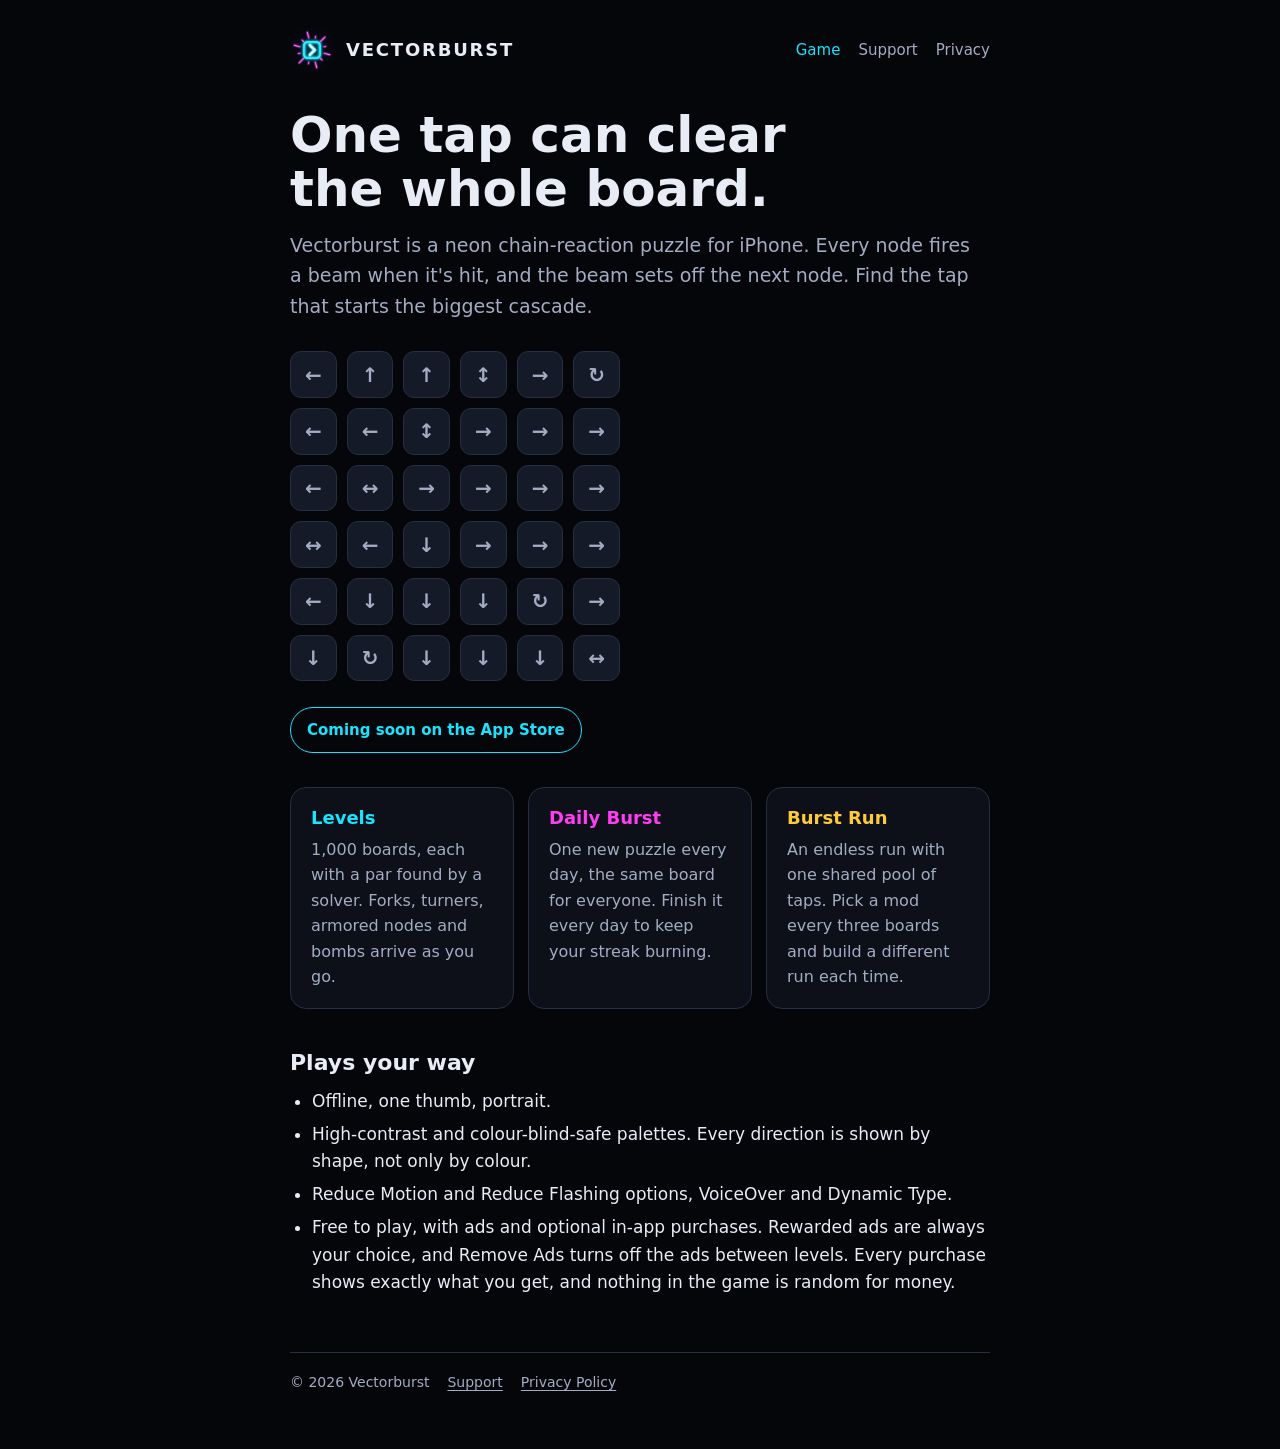
<file: index.html>
<!doctype html>
<html lang="en">
<head>
<meta charset="utf-8">
<meta name="viewport" content="width=device-width, initial-scale=1, viewport-fit=cover">
<title>Vectorburst: Arrow Puzzle for iPhone</title>
<meta name="description" content="One tap can clear the whole board. A neon chain-reaction puzzle for iPhone with 1,000 levels, a Daily Burst and an endless Burst Run mode.">
<meta name="theme-color" content="#05060a">
<link rel="icon" type="image/png" href="icon.png">
<link rel="apple-touch-icon" href="icon.png">
<link rel="stylesheet" href="style.css">
</head>
<body>
<div class="wrap">
<header class="site">
  <a class="brand" href="./"><img src="icon.png" alt="" width="44" height="44">Vectorburst</a>
  <nav aria-label="Site">
    <a href="./" aria-current="page">Game</a>
    <a href="support.html">Support</a>
    <a href="privacy.html">Privacy</a>
  </nav>
</header>
<main>
<h1>One tap can clear the whole board.</h1>
<p class="lead">Vectorburst is a neon chain-reaction puzzle for iPhone. Every node fires a beam when it's hit, and the beam sets off the next node. Find the tap that starts the biggest cascade.</p>
<div class="board" aria-hidden="true">
  <span class="node" style="--d:8">←</span>
  <span class="node" style="--d:7">↑</span>
  <span class="node" style="--d:4">↑</span>
  <span class="node fork" style="--d:7">↕</span>
  <span class="node" style="--d:8">→</span>
  <span class="node turn" style="--d:11">↻</span>
  <span class="node" style="--d:7">←</span>
  <span class="node" style="--d:4">←</span>
  <span class="node fork" style="--d:3">↕</span>
  <span class="node" style="--d:4">→</span>
  <span class="node" style="--d:7">→</span>
  <span class="node" style="--d:8">→</span>
  <span class="node" style="--d:4">←</span>
  <span class="node fork" style="--d:3">↔</span>
  <span class="node" style="--d:0">→</span>
  <span class="node" style="--d:3">→</span>
  <span class="node" style="--d:4">→</span>
  <span class="node" style="--d:7">→</span>
  <span class="node fork" style="--d:7">↔</span>
  <span class="node" style="--d:4">←</span>
  <span class="node" style="--d:3">↓</span>
  <span class="node" style="--d:4">→</span>
  <span class="node" style="--d:7">→</span>
  <span class="node" style="--d:8">→</span>
  <span class="node" style="--d:8">←</span>
  <span class="node" style="--d:7">↓</span>
  <span class="node" style="--d:4">↓</span>
  <span class="node" style="--d:7">↓</span>
  <span class="node turn" style="--d:8">↻</span>
  <span class="node" style="--d:11">→</span>
  <span class="node" style="--d:11">↓</span>
  <span class="node turn" style="--d:8">↻</span>
  <span class="node" style="--d:7">↓</span>
  <span class="node" style="--d:8">↓</span>
  <span class="node" style="--d:11">↓</span>
  <span class="node fork" style="--d:12">↔</span>
</div>
<p><span class="soon">Coming soon on the App Store</span></p>
<section class="modes" aria-label="Game modes">
  <div class="card">
    <h3>Levels</h3>
    <p>1,000 boards, each with a par found by a solver. Forks, turners, armored nodes and bombs arrive as you go.</p>
  </div>
  <div class="card">
    <h3>Daily Burst</h3>
    <p>One new puzzle every day, the same board for everyone. Finish it every day to keep your streak burning.</p>
  </div>
  <div class="card">
    <h3>Burst Run</h3>
    <p>An endless run with one shared pool of taps. Pick a mod every three boards and build a different run each time.</p>
  </div>
</section>
<h2>Plays your way</h2>
<ul>
  <li>Offline, one thumb, portrait.</li>
  <li>High-contrast and colour-blind-safe palettes. Every direction is shown by shape, not only by colour.</li>
  <li>Reduce Motion and Reduce Flashing options, VoiceOver and Dynamic Type.</li>
  <li>Free to play, with ads and optional in-app purchases. Rewarded ads are always your choice, and Remove Ads turns off the ads between levels. Every purchase shows exactly what you get, and nothing in the game is random for money.</li>
</ul>
</main>
<footer>
  <span>© 2026 Vectorburst</span>
  <a href="support.html">Support</a>
  <a href="privacy.html">Privacy Policy</a>
</footer>
</div>
</body>
</html>
</file>
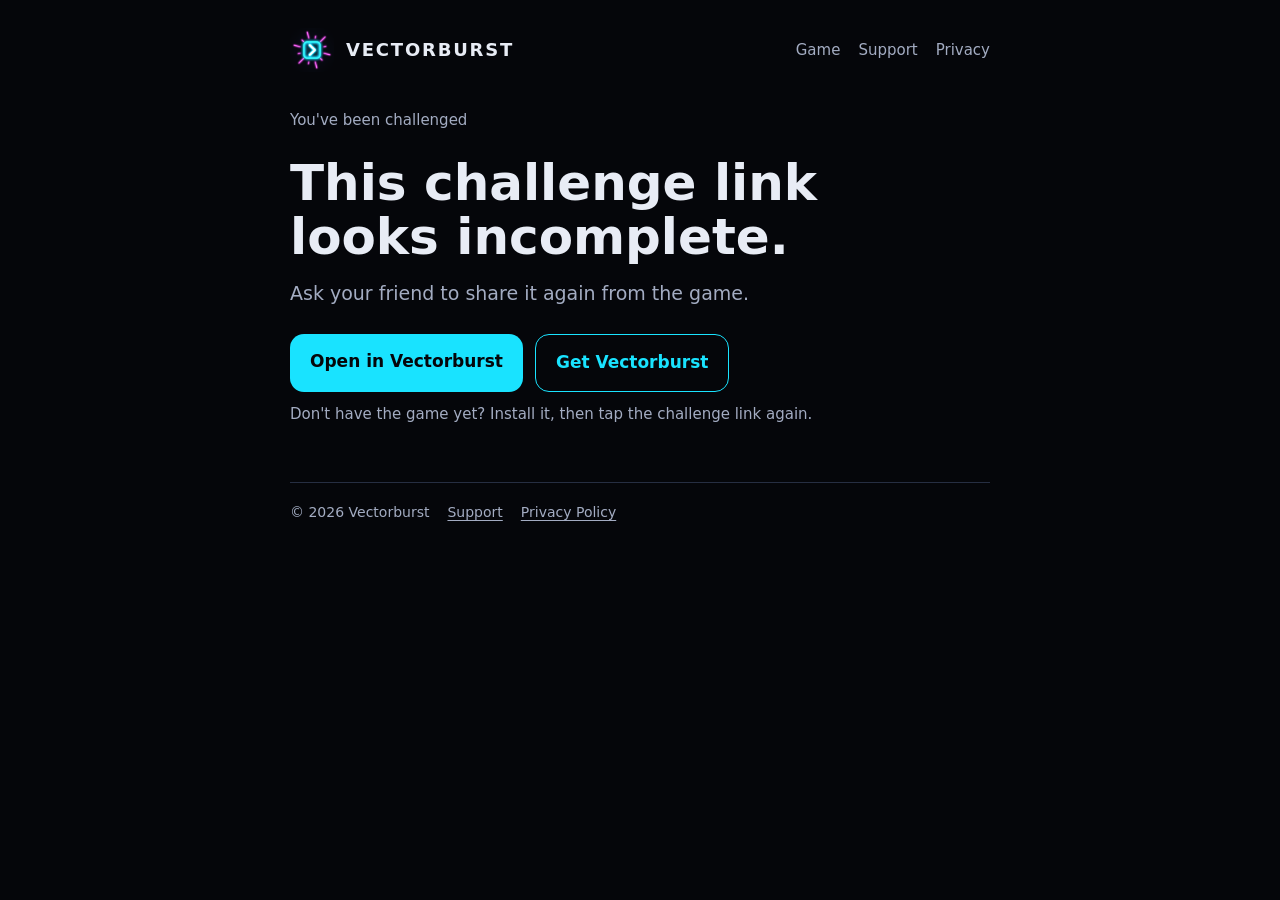
<file: challenge.html>
<!doctype html>
<html lang="en">
<head>
<meta charset="utf-8">
<meta name="viewport" content="width=device-width, initial-scale=1, viewport-fit=cover">
<title>Vectorburst Challenge</title>
<meta name="description" content="A friend challenged you to a Vectorburst level. Open it in the game and try to beat their taps.">
<meta name="theme-color" content="#05060a">
<link rel="icon" type="image/png" href="icon.png">
<link rel="apple-touch-icon" href="icon.png">
<link rel="stylesheet" href="style.css">
<style>
  .challenge { text-align: left; }
  .target { font: 800 clamp(40px, 12vw, 64px)/1 var(--round); color: var(--magenta); margin: 6px 0 14px; }
  .actions { display: flex; flex-wrap: wrap; gap: 12px; margin: 26px 0 10px; }
  .button { display: inline-block; padding: 14px 20px; border-radius: 14px; font-weight: 800; text-decoration: none; }
  .button.primary { background: var(--cyan); color: var(--bg); }
  .button.secondary { border: 1px solid var(--cyan); color: var(--cyan); }
  .hint { color: var(--ink2); font-size: 15px; }
</style>
</head>
<body>
<div class="wrap">
<header class="site">
  <a class="brand" href="./"><img src="icon.png" alt="" width="44" height="44">Vectorburst</a>
  <nav aria-label="Site">
    <a href="./">Game</a>
    <a href="support.html">Support</a>
    <a href="privacy.html">Privacy</a>
  </nav>
</header>
<main class="challenge">
  <p class="updated" id="eyebrow">You've been challenged</p>
  <h1 id="headline">Can you beat your friend?</h1>
  <p class="target" id="target" hidden></p>
  <p class="lead" id="detail">Open the link on your iPhone with Vectorburst installed to play the same board.</p>
  <div class="actions">
    <a class="button primary" id="open" href="vectorburst://">Open in Vectorburst</a>
    <a class="button secondary" id="get" href="./">Get Vectorburst</a>
  </div>
  <p class="hint">Don't have the game yet? Install it, then tap the challenge link again.</p>
</main>
<footer>
  <span>© 2026 Vectorburst</span>
  <a href="support.html">Support</a>
  <a href="privacy.html">Privacy Policy</a>
</footer>
</div>
<script>
  (function () {
    var params = new URLSearchParams(location.search);
    var level = parseInt(params.get("level"), 10);
    var taps = parseInt(params.get("taps"), 10);
    var valid = level >= 1 && level <= 9999 && taps >= 1 && taps <= 99;
    if (!valid) {
      document.getElementById("headline").textContent = "This challenge link looks incomplete.";
      document.getElementById("detail").textContent = "Ask your friend to share it again from the game.";
      document.getElementById("open").hidden = true;
      return;
    }
    document.getElementById("headline").textContent = "Can you clear Level " + level + "?";
    var target = document.getElementById("target");
    target.textContent = "in " + taps + (taps === 1 ? " tap" : " taps");
    target.hidden = false;
    document.getElementById("detail").textContent =
      "Your friend cleared it in " + taps + (taps === 1 ? " tap" : " taps") + ". Same board, same rules. Match it or beat it.";
    document.getElementById("open").href = "vectorburst://challenge?level=" + level + "&taps=" + taps;
  })();
</script>
</body>
</html>
</file>
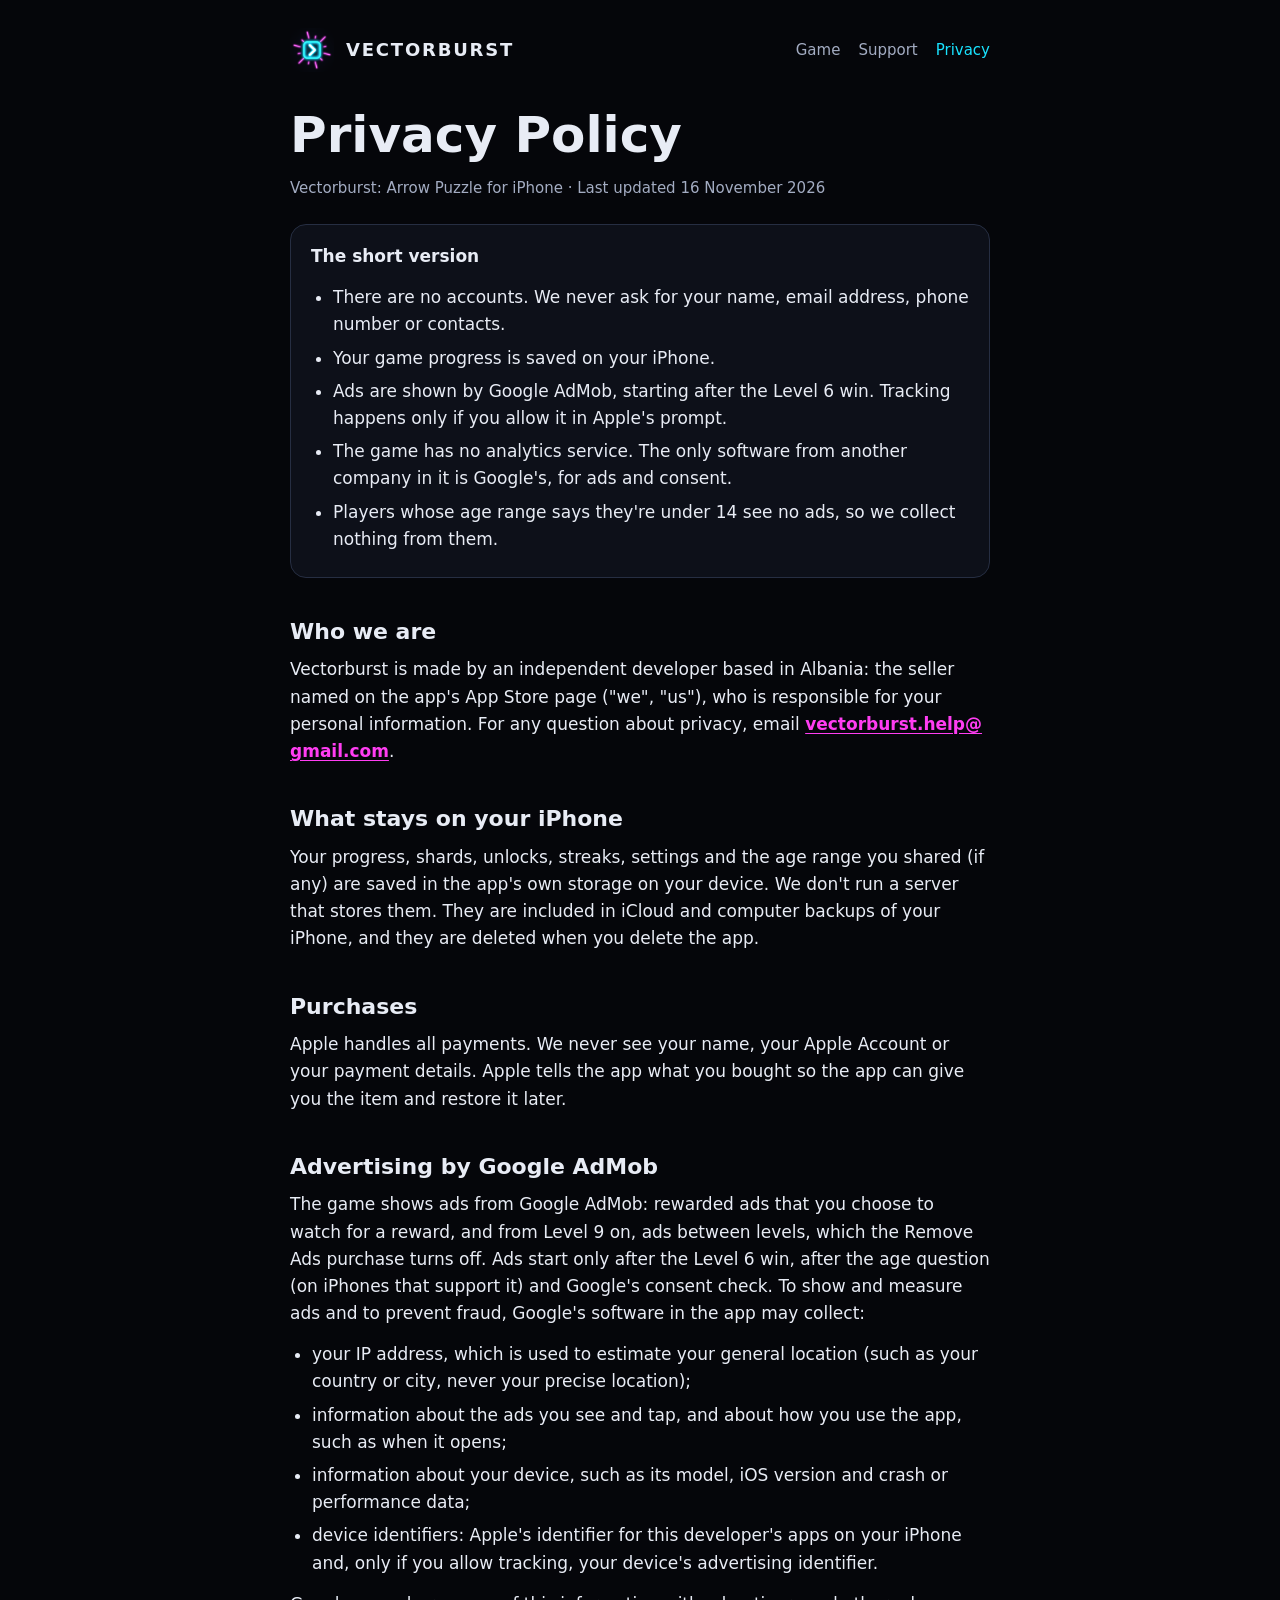
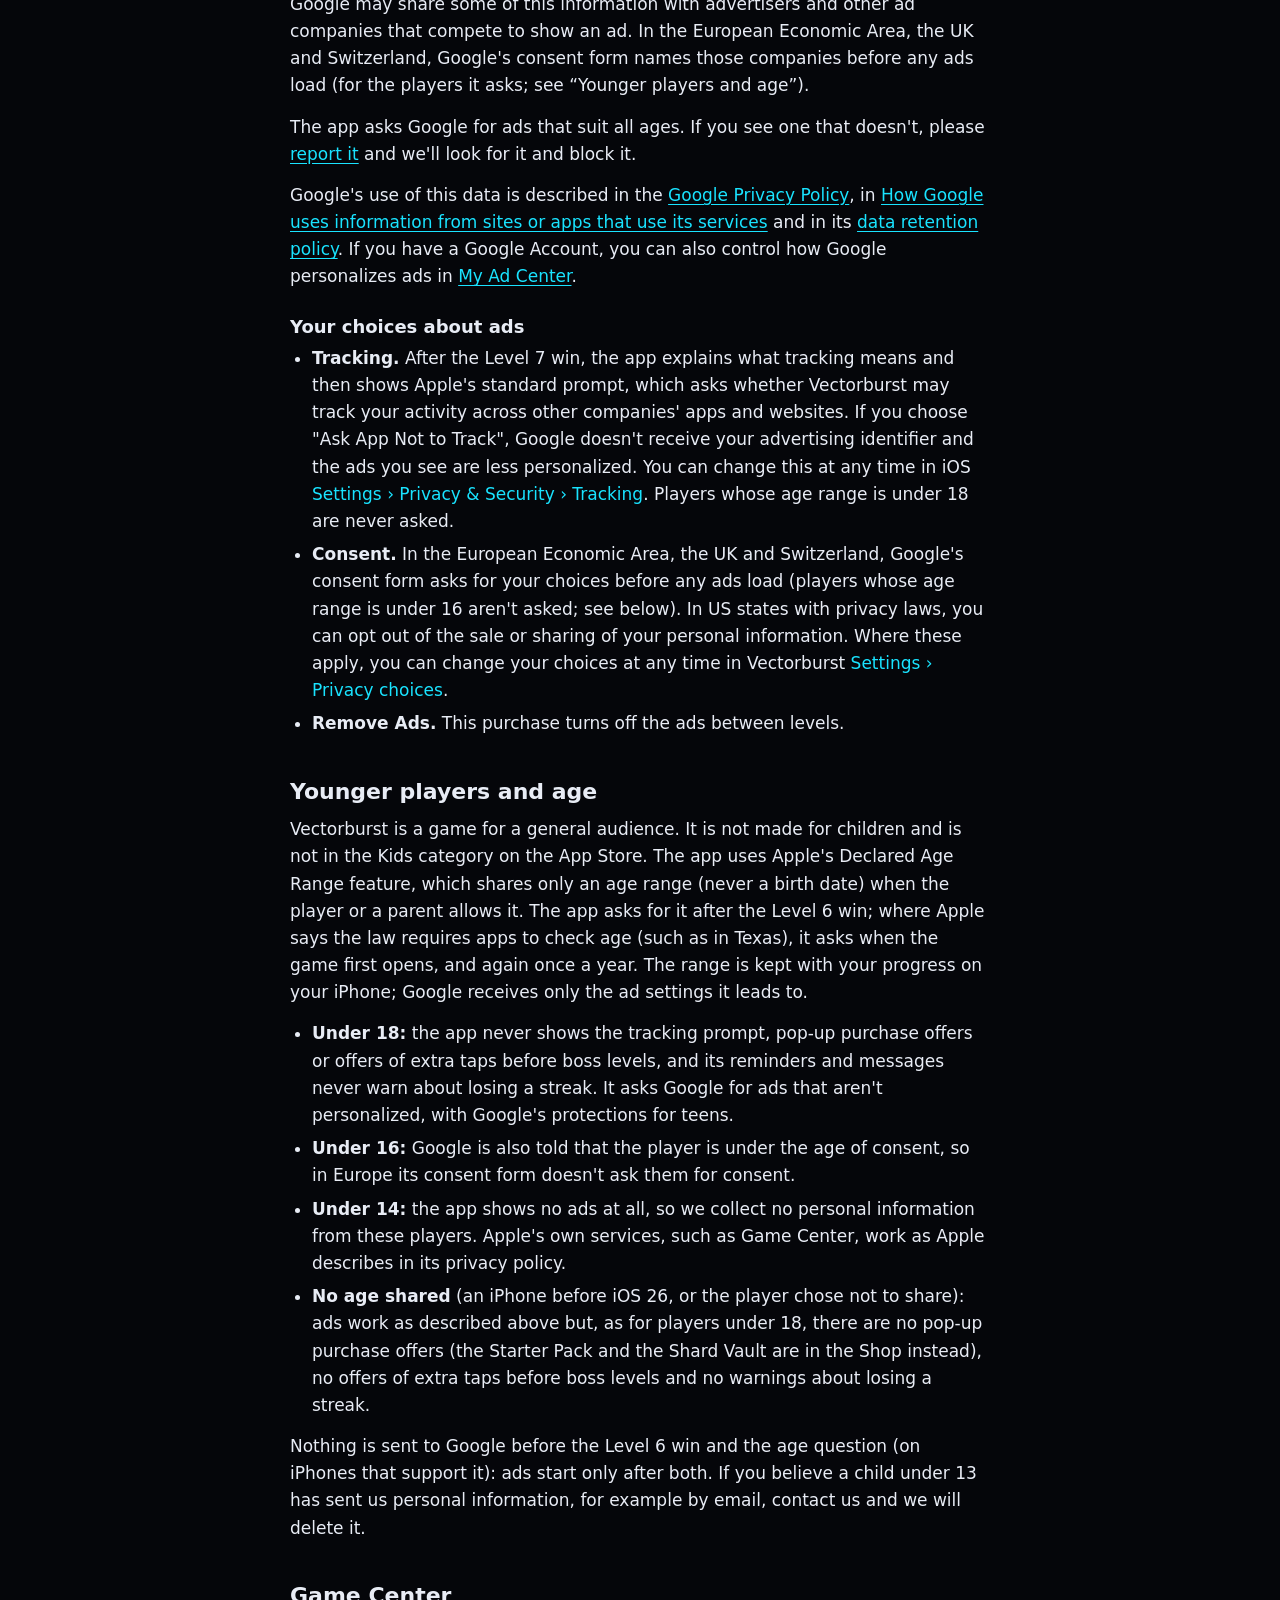
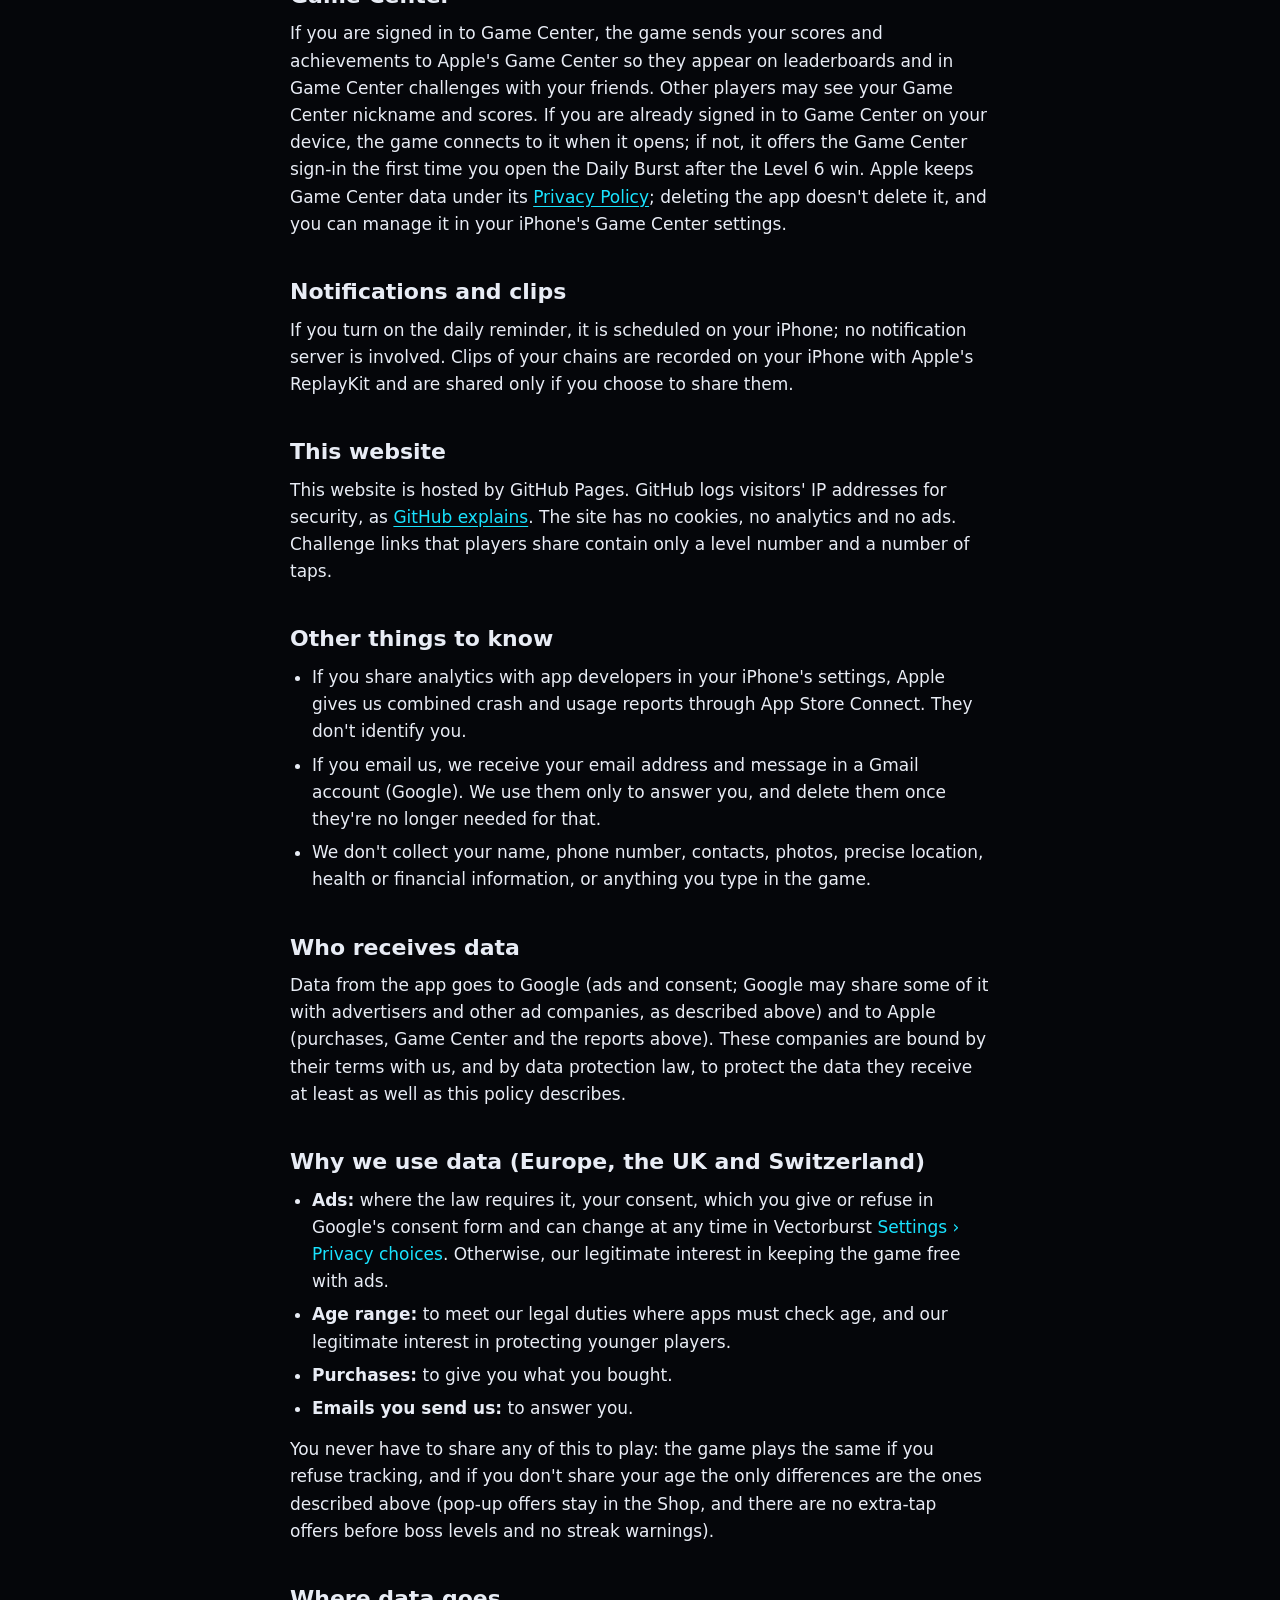
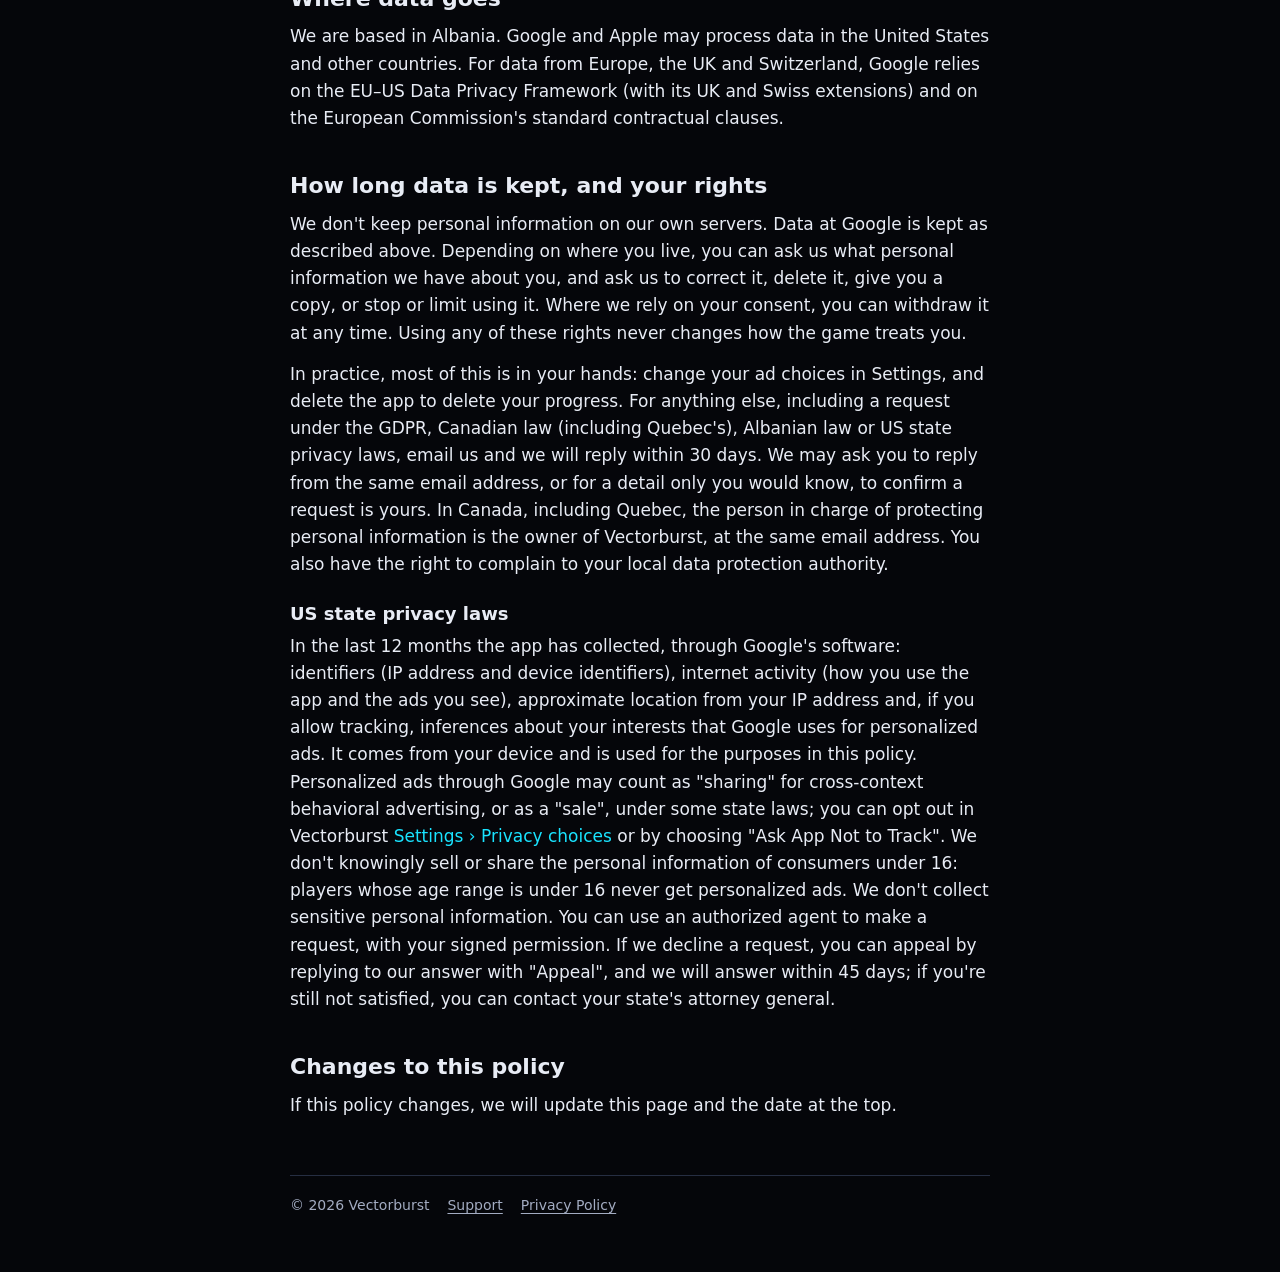
<file: privacy.html>
<!doctype html>
<html lang="en">
<head>
<meta charset="utf-8">
<meta name="viewport" content="width=device-width, initial-scale=1, viewport-fit=cover">
<title>Vectorburst Privacy Policy</title>
<meta name="description" content="How Vectorburst: Arrow Puzzle handles data: no accounts, progress saved on your iPhone, ads by Google AdMob, and no analytics service.">
<meta name="theme-color" content="#05060a">
<link rel="icon" type="image/png" href="icon.png">
<link rel="apple-touch-icon" href="icon.png">
<link rel="stylesheet" href="style.css">
</head>
<body>
<div class="wrap">
<header class="site">
  <a class="brand" href="./"><img src="icon.png" alt="" width="44" height="44">Vectorburst</a>
  <nav aria-label="Site">
    <a href="./">Game</a>
    <a href="support.html">Support</a>
    <a href="privacy.html" aria-current="page">Privacy</a>
  </nav>
</header>
<main>
<h1>Privacy Policy</h1>
<p class="updated">Vectorburst: Arrow Puzzle for iPhone · Last updated 16 November 2026</p>
<div class="card">
  <p><strong>The short version</strong></p>
  <ul>
    <li>There are no accounts. We never ask for your name, email address, phone number or contacts.</li>
    <li>Your game progress is saved on your iPhone.</li>
    <li>Ads are shown by Google AdMob, starting after the Level 6 win. Tracking happens only if you allow it in Apple's prompt.</li>
    <li>The game has no analytics service. The only software from another company in it is Google's, for ads and consent.</li>
    <li>Players whose age range says they're under 14 see no ads, so we collect nothing from them.</li>
  </ul>
</div>

<h2>Who we are</h2>
<p>Vectorburst is made by an independent developer based in Albania: the seller named on the app's App Store page ("we", "us"), who is responsible for your personal information. For any question about privacy, email <a class="email" href="mailto:vectorburst.help@gmail.com">vectorburst.help@gmail.com</a>.</p>

<h2>What stays on your iPhone</h2>
<p>Your progress, shards, unlocks, streaks, settings and the age range you shared (if any) are saved in the app's own storage on your device. We don't run a server that stores them. They are included in iCloud and computer backups of your iPhone, and they are deleted when you delete the app.</p>

<h2>Purchases</h2>
<p>Apple handles all payments. We never see your name, your Apple Account or your payment details. Apple tells the app what you bought so the app can give you the item and restore it later.</p>

<h2>Advertising by Google AdMob</h2>
<p>The game shows ads from Google AdMob: rewarded ads that you choose to watch for a reward, and from Level 9 on, ads between levels, which the Remove Ads purchase turns off. Ads start only after the Level 6 win, after the age question (on iPhones that support it) and Google's consent check. To show and measure ads and to prevent fraud, Google's software in the app may collect:</p>
<ul>
  <li>your IP address, which is used to estimate your general location (such as your country or city, never your precise location);</li>
  <li>information about the ads you see and tap, and about how you use the app, such as when it opens;</li>
  <li>information about your device, such as its model, iOS version and crash or performance data;</li>
  <li>device identifiers: Apple's identifier for this developer's apps on your iPhone and, only if you allow tracking, your device's advertising identifier.</li>
</ul>
<p>Google may share some of this information with advertisers and other ad companies that compete to show an ad. In the European Economic Area, the UK and Switzerland, Google's consent form names those companies before any ads load (for the players it asks; see “Younger players and age”).</p>
<p>The app asks Google for ads that suit all ages. If you see one that doesn't, please <a href="support.html#report-ad">report it</a> and we'll look for it and block it.</p>
<p>Google's use of this data is described in the <a href="https://policies.google.com/privacy">Google Privacy Policy</a>, in <a href="https://policies.google.com/technologies/partner-sites">How Google uses information from sites or apps that use its services</a> and in its <a href="https://policies.google.com/technologies/retention">data retention policy</a>. If you have a Google Account, you can also control how Google personalizes ads in <a href="https://myadcenter.google.com/">My Ad Center</a>.</p>

<h3>Your choices about ads</h3>
<ul>
  <li><strong>Tracking.</strong> After the Level 7 win, the app explains what tracking means and then shows Apple's standard prompt, which asks whether Vectorburst may track your activity across other companies' apps and websites. If you choose "Ask App Not to Track", Google doesn't receive your advertising identifier and the ads you see are less personalized. You can change this at any time in iOS <span class="key">Settings › Privacy &amp; Security › Tracking</span>. Players whose age range is under 18 are never asked.</li>
  <li><strong>Consent.</strong> In the European Economic Area, the UK and Switzerland, Google's consent form asks for your choices before any ads load (players whose age range is under 16 aren't asked; see below). In US states with privacy laws, you can opt out of the sale or sharing of your personal information. Where these apply, you can change your choices at any time in Vectorburst <span class="key">Settings › Privacy choices</span>.</li>
  <li><strong>Remove Ads.</strong> This purchase turns off the ads between levels.</li>
</ul>

<h2>Younger players and age</h2>
<p>Vectorburst is a game for a general audience. It is not made for children and is not in the Kids category on the App Store. The app uses Apple's Declared Age Range feature, which shares only an age range (never a birth date) when the player or a parent allows it. The app asks for it after the Level 6 win; where Apple says the law requires apps to check age (such as in Texas), it asks when the game first opens, and again once a year. The range is kept with your progress on your iPhone; Google receives only the ad settings it leads to.</p>
<ul>
  <li><strong>Under 18:</strong> the app never shows the tracking prompt, pop-up purchase offers or offers of extra taps before boss levels, and its reminders and messages never warn about losing a streak. It asks Google for ads that aren't personalized, with Google's protections for teens.</li>
  <li><strong>Under 16:</strong> Google is also told that the player is under the age of consent, so in Europe its consent form doesn't ask them for consent.</li>
  <li><strong>Under 14:</strong> the app shows no ads at all, so we collect no personal information from these players. Apple's own services, such as Game Center, work as Apple describes in its privacy policy.</li>
  <li><strong>No age shared</strong> (an iPhone before iOS 26, or the player chose not to share): ads work as described above but, as for players under 18, there are no pop-up purchase offers (the Starter Pack and the Shard Vault are in the Shop instead), no offers of extra taps before boss levels and no warnings about losing a streak.</li>
</ul>
<p>Nothing is sent to Google before the Level 6 win and the age question (on iPhones that support it): ads start only after both. If you believe a child under 13 has sent us personal information, for example by email, contact us and we will delete it.</p>

<h2>Game Center</h2>
<p>If you are signed in to Game Center, the game sends your scores and achievements to Apple's Game Center so they appear on leaderboards and in Game Center challenges with your friends. Other players may see your Game Center nickname and scores. If you are already signed in to Game Center on your device, the game connects to it when it opens; if not, it offers the Game Center sign-in the first time you open the Daily Burst after the Level 6 win. Apple keeps Game Center data under its <a href="https://www.apple.com/legal/privacy/">Privacy Policy</a>; deleting the app doesn't delete it, and you can manage it in your iPhone's Game Center settings.</p>

<h2>Notifications and clips</h2>
<p>If you turn on the daily reminder, it is scheduled on your iPhone; no notification server is involved. Clips of your chains are recorded on your iPhone with Apple's ReplayKit and are shared only if you choose to share them.</p>

<h2>This website</h2>
<p>This website is hosted by GitHub Pages. GitHub logs visitors' IP addresses for security, as <a href="https://docs.github.com/en/pages/getting-started-with-github-pages/what-is-github-pages">GitHub explains</a>. The site has no cookies, no analytics and no ads. Challenge links that players share contain only a level number and a number of taps.</p>

<h2>Other things to know</h2>
<ul>
  <li>If you share analytics with app developers in your iPhone's settings, Apple gives us combined crash and usage reports through App Store Connect. They don't identify you.</li>
  <li>If you email us, we receive your email address and message in a Gmail account (Google). We use them only to answer you, and delete them once they're no longer needed for that.</li>
  <li>We don't collect your name, phone number, contacts, photos, precise location, health or financial information, or anything you type in the game.</li>
</ul>

<h2>Who receives data</h2>
<p>Data from the app goes to Google (ads and consent; Google may share some of it with advertisers and other ad companies, as described above) and to Apple (purchases, Game Center and the reports above). These companies are bound by their terms with us, and by data protection law, to protect the data they receive at least as well as this policy describes.</p>

<h2>Why we use data (Europe, the UK and Switzerland)</h2>
<ul>
  <li><strong>Ads:</strong> where the law requires it, your consent, which you give or refuse in Google's consent form and can change at any time in Vectorburst <span class="key">Settings › Privacy choices</span>. Otherwise, our legitimate interest in keeping the game free with ads.</li>
  <li><strong>Age range:</strong> to meet our legal duties where apps must check age, and our legitimate interest in protecting younger players.</li>
  <li><strong>Purchases:</strong> to give you what you bought.</li>
  <li><strong>Emails you send us:</strong> to answer you.</li>
</ul>
<p>You never have to share any of this to play: the game plays the same if you refuse tracking, and if you don't share your age the only differences are the ones described above (pop-up offers stay in the Shop, and there are no extra-tap offers before boss levels and no streak warnings).</p>

<h2>Where data goes</h2>
<p>We are based in Albania. Google and Apple may process data in the United States and other countries. For data from Europe, the UK and Switzerland, Google relies on the EU–US Data Privacy Framework (with its UK and Swiss extensions) and on the European Commission's standard contractual clauses.</p>

<h2>How long data is kept, and your rights</h2>
<p>We don't keep personal information on our own servers. Data at Google is kept as described above. Depending on where you live, you can ask us what personal information we have about you, and ask us to correct it, delete it, give you a copy, or stop or limit using it. Where we rely on your consent, you can withdraw it at any time. Using any of these rights never changes how the game treats you.</p>
<p>In practice, most of this is in your hands: change your ad choices in Settings, and delete the app to delete your progress. For anything else, including a request under the GDPR, Canadian law (including Quebec's), Albanian law or US state privacy laws, email us and we will reply within 30 days. We may ask you to reply from the same email address, or for a detail only you would know, to confirm a request is yours. In Canada, including Quebec, the person in charge of protecting personal information is the owner of Vectorburst, at the same email address. You also have the right to complain to your local data protection authority.</p>

<h3>US state privacy laws</h3>
<p>In the last 12 months the app has collected, through Google's software: identifiers (IP address and device identifiers), internet activity (how you use the app and the ads you see), approximate location from your IP address and, if you allow tracking, inferences about your interests that Google uses for personalized ads. It comes from your device and is used for the purposes in this policy. Personalized ads through Google may count as "sharing" for cross-context behavioral advertising, or as a "sale", under some state laws; you can opt out in Vectorburst <span class="key">Settings › Privacy choices</span> or by choosing "Ask App Not to Track". We don't knowingly sell or share the personal information of consumers under 16: players whose age range is under 16 never get personalized ads. We don't collect sensitive personal information. You can use an authorized agent to make a request, with your signed permission. If we decline a request, you can appeal by replying to our answer with "Appeal", and we will answer within 45 days; if you're still not satisfied, you can contact your state's attorney general.</p>

<h2>Changes to this policy</h2>
<p>If this policy changes, we will update this page and the date at the top.</p>
</main>
<footer>
  <span>© 2026 Vectorburst</span>
  <a href="support.html">Support</a>
  <a href="privacy.html">Privacy Policy</a>
</footer>
</div>
</body>
</html>
</file>
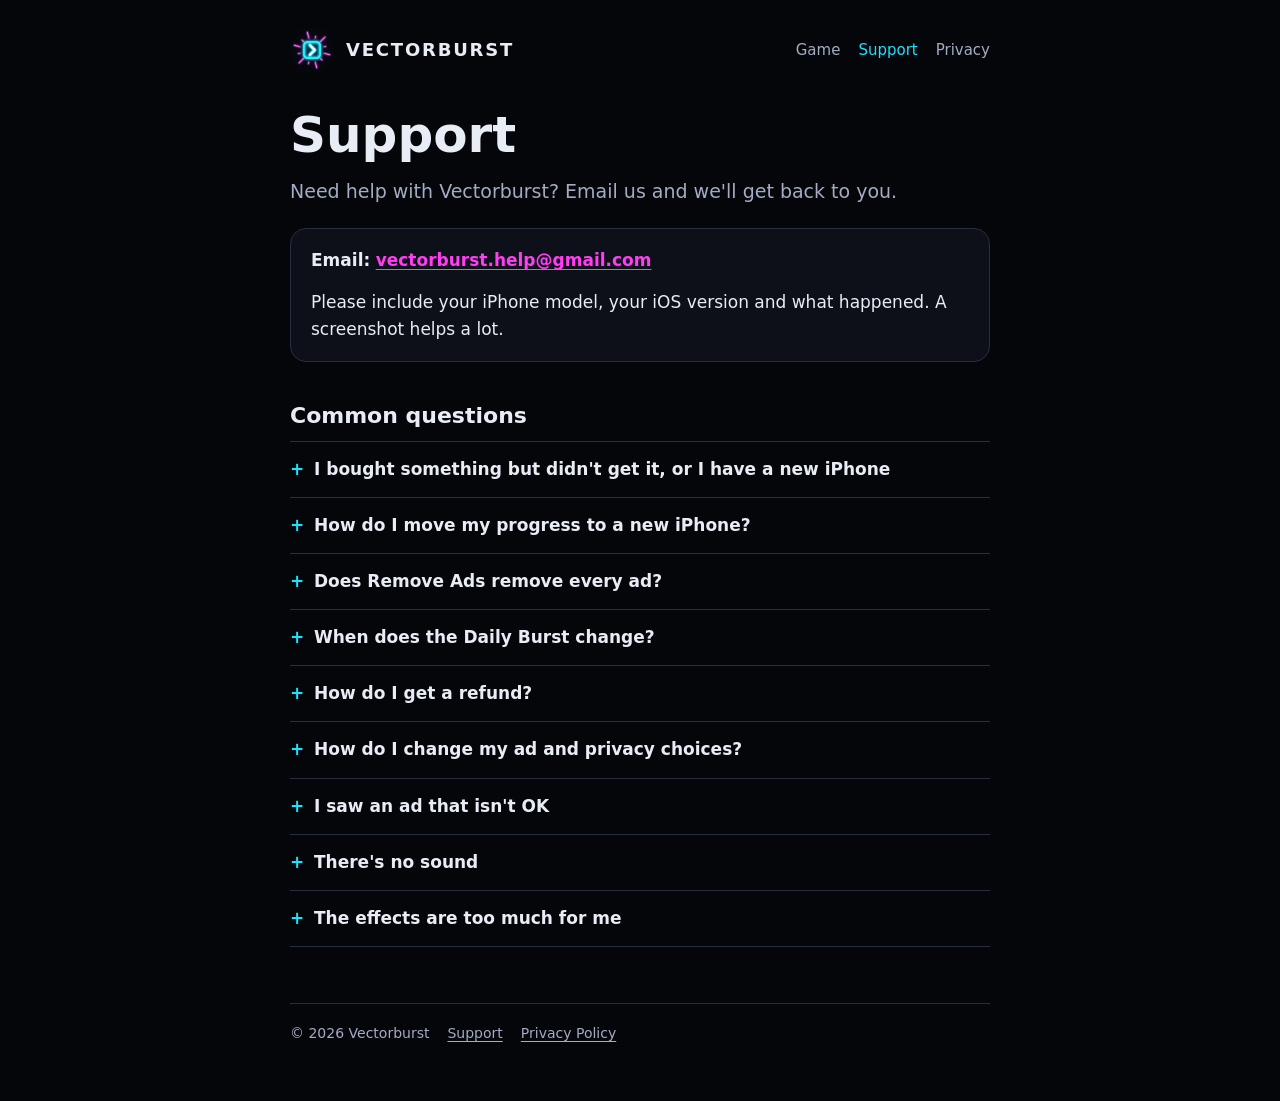
<file: support.html>
<!doctype html>
<html lang="en">
<head>
<meta charset="utf-8">
<meta name="viewport" content="width=device-width, initial-scale=1, viewport-fit=cover">
<title>Vectorburst Support</title>
<meta name="description" content="Help with Vectorburst: Arrow Puzzle. Restore purchases, move progress to a new iPhone, refunds, ads and privacy choices, and how to contact us.">
<meta name="theme-color" content="#05060a">
<link rel="icon" type="image/png" href="icon.png">
<link rel="apple-touch-icon" href="icon.png">
<link rel="stylesheet" href="style.css">
</head>
<body>
<div class="wrap">
<header class="site">
  <a class="brand" href="./"><img src="icon.png" alt="" width="44" height="44">Vectorburst</a>
  <nav aria-label="Site">
    <a href="./">Game</a>
    <a href="support.html" aria-current="page">Support</a>
    <a href="privacy.html">Privacy</a>
  </nav>
</header>
<main>
<h1>Support</h1>
<p class="lead">Need help with Vectorburst? Email us and we'll get back to you.</p>
<div class="card">
  <p><strong>Email:</strong> <a class="email" href="mailto:vectorburst.help@gmail.com">vectorburst.help@gmail.com</a></p>
  <p style="margin:0">Please include your iPhone model, your iOS version and what happened. A screenshot helps a lot.</p>
</div>

<h2>Common questions</h2>
<details>
  <summary>I bought something but didn't get it, or I have a new iPhone</summary>
  <p>Open the <span class="key">Shop</span> or <span class="key">Settings</span> and tap <span class="key">Restore Purchases</span>, signed in with the same Apple Account you used to buy. Remove Ads, the No Ads Bundle, the Starter Pack and Pulse Passes can always be restored. Shards and the Shard Vault are added to your balance when you buy them, so they come back with your progress (see below), not with Restore Purchases.</p>
</details>
<details>
  <summary>How do I move my progress to a new iPhone?</summary>
  <p>Your progress is saved on your iPhone and is included in its iCloud or computer backup. Set up your new iPhone from that backup and your progress comes with it. Deleting the app deletes its progress.</p>
</details>
<details>
  <summary>Does Remove Ads remove every ad?</summary>
  <p>It removes the ads shown between levels. Rewarded ads, the ones you choose to watch for a reward such as extra taps, stay available because they are always your choice.</p>
</details>
<details>
  <summary>When does the Daily Burst change?</summary>
  <p>At midnight in your own time zone. Everyone gets the same board each day. Your first finished attempt is the one that counts for your streak and the leaderboard.</p>
</details>
<details>
  <summary>How do I get a refund?</summary>
  <p>Apple handles all payments and refunds. Go to <a href="https://reportaproblem.apple.com">reportaproblem.apple.com</a>, sign in, and choose the purchase.</p>
</details>
<details>
  <summary>How do I change my ad and privacy choices?</summary>
  <ul>
    <li>Tracking: iOS <span class="key">Settings › Privacy &amp; Security › Tracking</span>.</li>
    <li>Ad consent (where it applies, such as the European Economic Area, the UK, Switzerland and some US states): Vectorburst <span class="key">Settings › Privacy choices</span>.</li>
  </ul>
  <p>More detail is in the <a href="privacy.html">Privacy Policy</a>.</p>
</details>
<details id="report-ad">
  <summary>I saw an ad that isn't OK</summary>
  <p>Sorry about that. Ads come from Google AdMob and are set to suit all ages, but a bad one can slip through. Email us with a screenshot (or tell us roughly what it showed and when), and we'll look for it and block that ad or advertiser for every player. You can also tap the small ⓘ or AdChoices icon in a corner of the ad to see Google's options for it.</p>
</details>
<details>
  <summary>There's no sound</summary>
  <p>Vectorburst follows silent mode on your iPhone, so check that silent mode is off and the volume is up. Sound effects and music can also be switched on or off in Vectorburst <span class="key">Settings › Sound and feel</span>. The game mixes with your own music.</p>
</details>
<details>
  <summary>The effects are too much for me</summary>
  <p>Open Vectorburst <span class="key">Settings</span>. Reduce Motion turns off screen shake, slow motion and drifting backgrounds; Reduce Flashing calms the flashes. You can also pick a high-contrast or colour-blind-safe palette.</p>
</details>
</main>
<footer>
  <span>© 2026 Vectorburst</span>
  <a href="support.html">Support</a>
  <a href="privacy.html">Privacy Policy</a>
</footer>
</div>
<script>
  // Opens the question a link points to, such as support.html#report-ad from the app's Settings.
  (function () {
    function openLinkedQuestion() {
      var target = location.hash ? document.getElementById(location.hash.slice(1)) : null;
      if (target && target.tagName === "DETAILS") { target.open = true; }
    }
    openLinkedQuestion();
    window.addEventListener("hashchange", openLinkedQuestion);
  })();
</script>
</body>
</html>
</file>
<file: style.css>
/* Vectorburst website: the game's own dark neon world, one theme on purpose. */
:root {
  --bg: #05060a;
  --surface: #0d1019;
  --surface2: #151a28;
  --line: #262e42;
  --ink: #e8ecf5;
  --ink2: #a3acc2;
  --cyan: #19e3ff;
  --magenta: #ff3df2;
  --amber: #ffc93c;
  --round: ui-rounded, "SF Pro Rounded", system-ui, -apple-system, "Segoe UI", Roboto, sans-serif;
  --text: system-ui, -apple-system, "Segoe UI", Roboto, "Helvetica Neue", Arial, sans-serif;
  color-scheme: dark;
}
* { box-sizing: border-box; }
html { -webkit-text-size-adjust: 100%; }
body {
  margin: 0;
  background: var(--bg);
  color: var(--ink);
  font: 17px/1.6 var(--text);
}
.wrap {
  max-width: 740px;
  margin: 0 auto;
  padding-block: 28px 56px;
  padding-left: max(20px, env(safe-area-inset-left, 0px));
  padding-right: max(20px, env(safe-area-inset-right, 0px));
}
header.site {
  display: flex;
  align-items: center;
  flex-wrap: wrap;
  gap: 12px 20px;
  margin-bottom: 36px;
}
.brand {
  display: flex;
  align-items: center;
  gap: 12px;
  color: var(--ink);
  text-decoration: none;
  font: 800 18px/1 var(--round);
  letter-spacing: .1em;
  text-transform: uppercase;
}
.brand img { width: 44px; height: 44px; border-radius: 10px; }
nav { display: flex; gap: 18px; margin-left: auto; font-size: 15px; }
nav a { color: var(--ink2); text-decoration: none; }
nav a:hover, nav a[aria-current="page"] { color: var(--cyan); }
a { color: var(--cyan); text-underline-offset: 3px; }
a:focus-visible, summary:focus-visible { outline: 2px solid var(--cyan); outline-offset: 3px; border-radius: 4px; }
h1 {
  font: 800 clamp(32px, 7vw, 50px)/1.08 var(--round);
  margin: 0 0 14px;
  text-wrap: balance;
}
h2 { font: 700 22px/1.3 var(--round); margin: 40px 0 10px; color: var(--ink); text-wrap: balance; }
h3 { font: 700 18px/1.35 var(--round); margin: 24px 0 6px; }
p, ul { margin: 0 0 14px; }
ul { padding-left: 22px; }
li { margin-bottom: 6px; }
.lead { font-size: 19px; color: var(--ink2); max-width: 36em; }
.updated { color: var(--ink2); font-size: 15px; margin-bottom: 24px; }
.card {
  background: var(--surface);
  border: 1px solid var(--line);
  border-radius: 16px;
  padding: 18px 20px;
  margin: 22px 0;
}
.card ul { margin: 0; }
.email { font-weight: 700; color: var(--magenta); word-break: break-all; }
.key { color: var(--cyan); }

/* Home page hero: a small board that fires a chain reaction. */
.board {
  display: grid;
  grid-template-columns: repeat(6, 1fr);
  gap: 10px;
  width: min(100%, 330px);
  margin: 30px 0 26px;
}
.node {
  aspect-ratio: 1;
  max-width: 100%;
  border-radius: 11px;
  background: var(--surface2);
  border: 1px solid var(--line);
  display: grid;
  place-items: center;
  color: var(--ink2);
  font: 700 20px/1 var(--round);
  animation: fire 6s ease-out infinite;
  animation-delay: calc(var(--d, 0) * 110ms + 600ms);
}
.node.fork { --hit: var(--magenta); }
.node.turn { --hit: var(--amber); }
@keyframes fire {
  0%, 2% { background: var(--surface2); color: var(--ink2); box-shadow: none; }
  6% { background: var(--hit, var(--cyan)); color: var(--bg); box-shadow: 0 0 18px var(--hit, var(--cyan)); transform: scale(1.08); }
  16% { background: transparent; border-color: transparent; color: transparent; box-shadow: none; transform: scale(.4); }
  70% { background: transparent; border-color: transparent; color: transparent; transform: scale(.4); }
  78%, 100% { background: var(--surface2); border-color: var(--line); color: var(--ink2); transform: scale(1); }
}
@media (prefers-reduced-motion: reduce) { .node { animation: none; } }
.soon {
  display: inline-block;
  padding: 10px 16px;
  border: 1px solid var(--cyan);
  border-radius: 999px;
  color: var(--cyan);
  font-weight: 700;
  font-size: 15px;
}
.modes { display: grid; grid-template-columns: repeat(auto-fit, minmax(200px, 1fr)); gap: 14px; margin-top: 34px; }
.modes .card { margin: 0; }
.modes h3 { margin-top: 0; color: var(--cyan); }
.modes .card:nth-child(2) h3 { color: var(--magenta); }
.modes .card:nth-child(3) h3 { color: var(--amber); }
.modes p { margin: 0; color: var(--ink2); font-size: 16px; }

/* Support page questions */
details { border-bottom: 1px solid var(--line); padding: 14px 0; }
details:first-of-type { border-top: 1px solid var(--line); }
summary { cursor: pointer; font-weight: 700; list-style: none; display: flex; gap: 10px; }
summary::-webkit-details-marker { display: none; }
summary::before { content: "+"; color: var(--cyan); font-weight: 800; width: 14px; flex: none; }
details[open] summary::before { content: "−"; }
details p, details ul { margin: 10px 0 0 24px; color: var(--ink2); }

footer {
  margin-top: 56px;
  padding-top: 18px;
  border-top: 1px solid var(--line);
  color: var(--ink2);
  font-size: 14px;
  display: flex;
  flex-wrap: wrap;
  gap: 8px 18px;
}
footer a { color: var(--ink2); }
</file>
